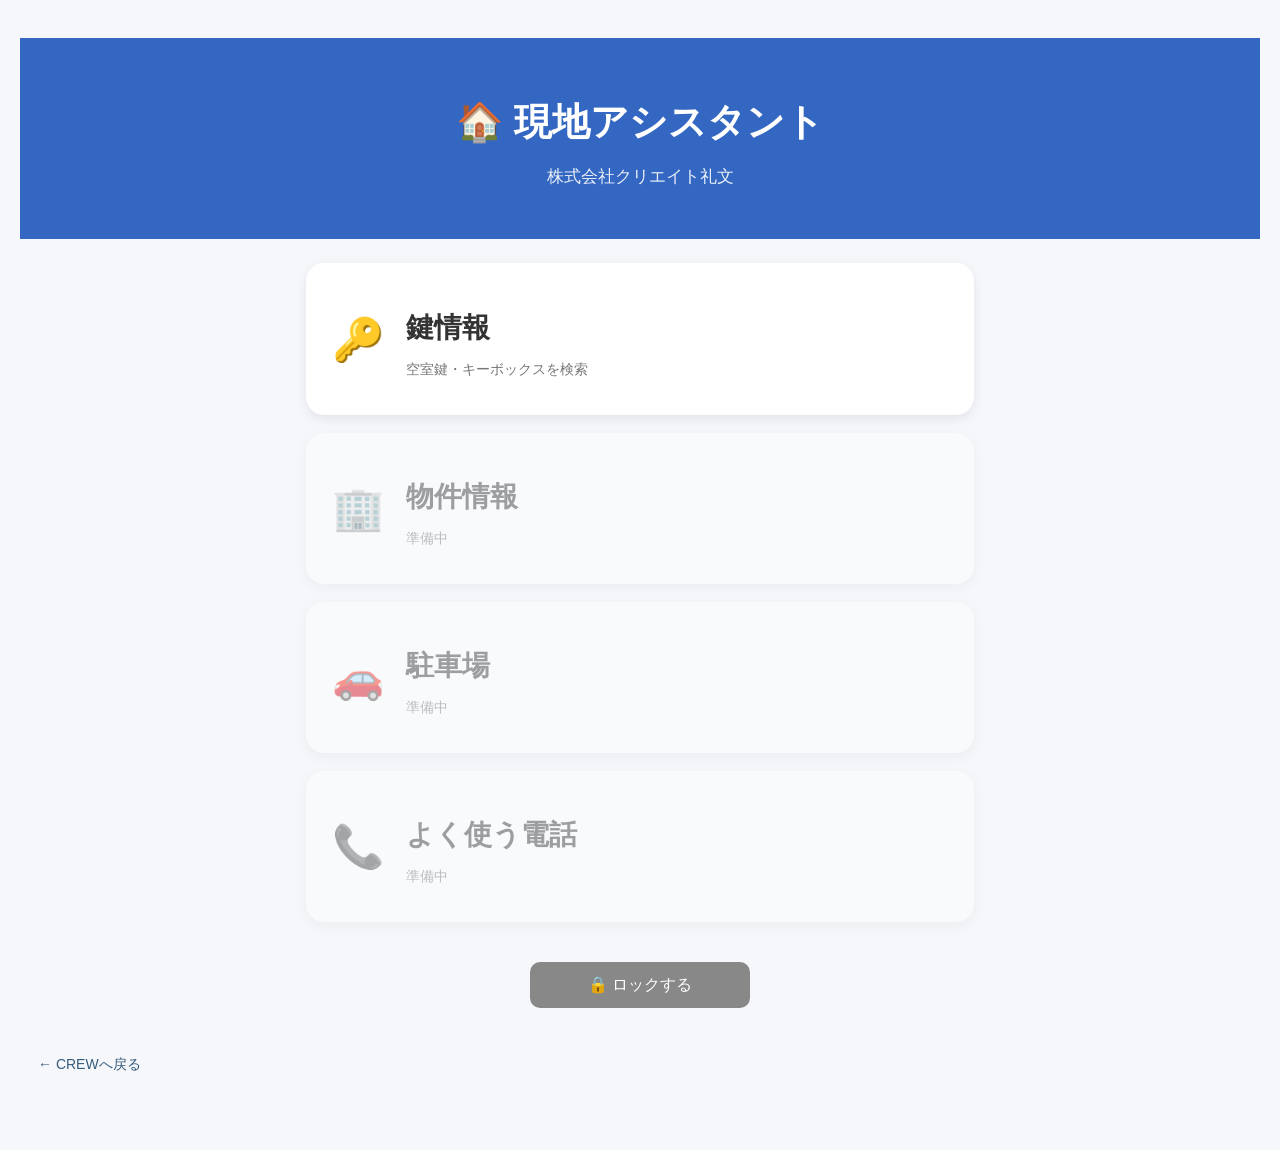
<file: mobile/index.html>
<!DOCTYPE html>
<html lang="ja">

<head>

    <meta charset="UTF-8">
    <meta name="viewport" content="width=device-width, initial-scale=1.0">

    <title>現地アシスタント</title>
　　<link rel="stylesheet" href="../css/common.css">
    <link rel="stylesheet" href="css/mobile.css">

</head>

<body>

    <header class="header">

        <h1>🏠 現地アシスタント</h1>
        <p>株式会社クリエイト礼文</p>

    </header>

    <main class="container">

        <!-- 鍵情報 -->

        <a href="key.html" class="menu">

            <div class="icon">🔑</div>

            <div>

                <h2>鍵情報</h2>
                <p>空室鍵・キーボックスを検索</p>

            </div>

        </a>

        <!-- 物件情報 -->

        <div class="menu disabled">

            <div class="icon">🏢</div>

            <div>

                <h2>物件情報</h2>
                <p>準備中</p>

            </div>

        </div>

        <!-- 駐車場 -->

        <div class="menu disabled">

            <div class="icon">🚗</div>

            <div>

                <h2>駐車場</h2>
                <p>準備中</p>

            </div>

        </div>

        <!-- よく使う電話 -->

        <div class="menu disabled">

            <div class="icon">📞</div>

            <div>

                <h2>よく使う電話</h2>
                <p>準備中</p>

            </div>

        </div>
<div class="logoutArea">

    <button id="logoutButton">
        🔒 ロックする
    </button>

</div>
    </main>

    <div class="footerNav">

        <a href="../index.html" class="backButton">
            ← CREWへ戻る
        </a>

    </div>

</body>

</html>
</file>
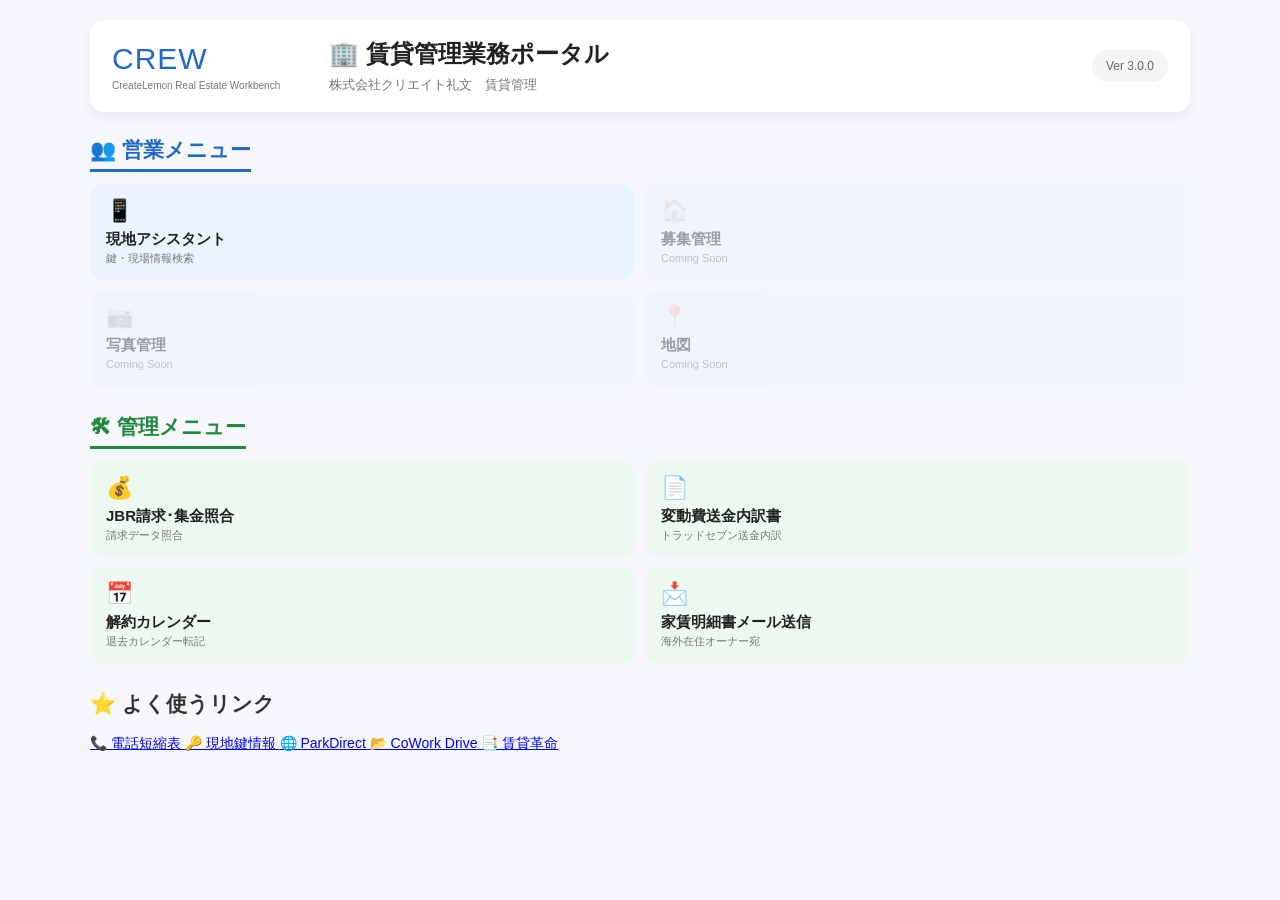
<file: index2.html>
<!DOCTYPE html>
<html lang="ja">

<head>

    <meta charset="UTF-8">
    <meta name="viewport" content="width=device-width, initial-scale=1.0">

    <title>CREW - 賃貸管理業務ポータル</title>

    <link rel="stylesheet" href="css/style.css">

</head>

<body>

    <div class="page">

        <header class="topHeader">

            <div class="crewArea">

                <div class="crewLogo">
                    CREW
                </div>

                <div class="crewSub">
                    CreateLemon Real Estate Workbench
                </div>

            </div>

            <div class="titleArea">

                <h1>🏢 賃貸管理業務ポータル</h1>

                <p>
                    株式会社クリエイト礼文　賃貸管理
                </p>

            </div>

            <div class="version">
                Ver 3.0.0
            </div>

        </header>



        <!-- 営業 -->

        <section class="menuSection">

            <h2 class="salesTitle">
                👥 営業メニュー
            </h2>

            <div class="cardGrid">

                <button class="salesCard" onclick="location.href='mobile/index.html'">

                    <div class="icon">📱</div>

                    <div class="cardTitle">
                        現地アシスタント
                    </div>

                    <div class="cardSub">
                        鍵・現場情報検索
                    </div>

                </button>


                <button class="salesCard" disabled>

                    <div class="icon">🏠</div>

                    <div class="cardTitle">
                        募集管理
                    </div>

                    <div class="cardSub">
                        Coming Soon
                    </div>

                </button>


                <button class="salesCard" disabled>

                    <div class="icon">📷</div>

                    <div class="cardTitle">
                        写真管理
                    </div>

                    <div class="cardSub">
                        Coming Soon
                    </div>

                </button>


                <button class="salesCard" disabled>

                    <div class="icon">📍</div>

                    <div class="cardTitle">
                        地図
                    </div>

                    <div class="cardSub">
                        Coming Soon
                    </div>

                </button>

            </div>

        </section>



        <!-- 管理 -->

        <section class="menuSection">

            <h2 class="manageTitle">

                🛠 管理メニュー

            </h2>

            <div class="cardGrid">

                <button class="manageCard" onclick="location.href='pages/jbr.html'">

                    <div class="icon">💰</div>

                    <div class="cardTitle">
                        JBR請求･集金照合
                    </div>

                    <div class="cardSub">
                        請求データ照合
                    </div>

                </button>


                <button class="manageCard" onclick="location.href='pages/csv.html'">

                    <div class="icon">📄</div>

                    <div class="cardTitle">
                        変動費送金内訳書
                    </div>

                    <div class="cardSub">
                        トラッドセブン送金内訳
                    </div>

                </button>


                <button class="manageCard"
                    onclick="window.open('https://docs.google.com/spreadsheets/d/1y6k8yBIT2CAyS-FDNW5KqVPugXufCrGcAx67yOpygtk/edit?gid=0#gid=0','_blank')">

                    <div class="icon">📅</div>

                    <div class="cardTitle">
                        解約カレンダー
                    </div>

                    <div class="cardSub">
                        退去カレンダー転記
                    </div>

                </button>


                <button class="manageCard"
                    onclick="location.href='pages/mail.html'">
                    <div class="icon">📩</div>

                    <div class="cardTitle">
                        家賃明細書メール送信
                    </div>

                    <div class="cardSub">
                        海外在住オーナー宛
                    </div>

                </button>

            </div>

        </section>



        <!-- リンク -->

        <section class="linkSection">

            <h2>
                ⭐ よく使うリンク
            </h2>
<div class="linkGrid">

    <a href="pages/phone.html">
        📞 電話短縮表
    </a>

    <a href="mobile/key.html">
        🔑 現地鍵情報
    </a>

    <a href="#">
        🌐 ParkDirect
    </a>

    <a href="#">
        📂 CoWork Drive
    </a>

    <a href="#">
        📑 賃貸革命
    </a>

</div>

        </section>

    </div>

</body>

</html>
</file>
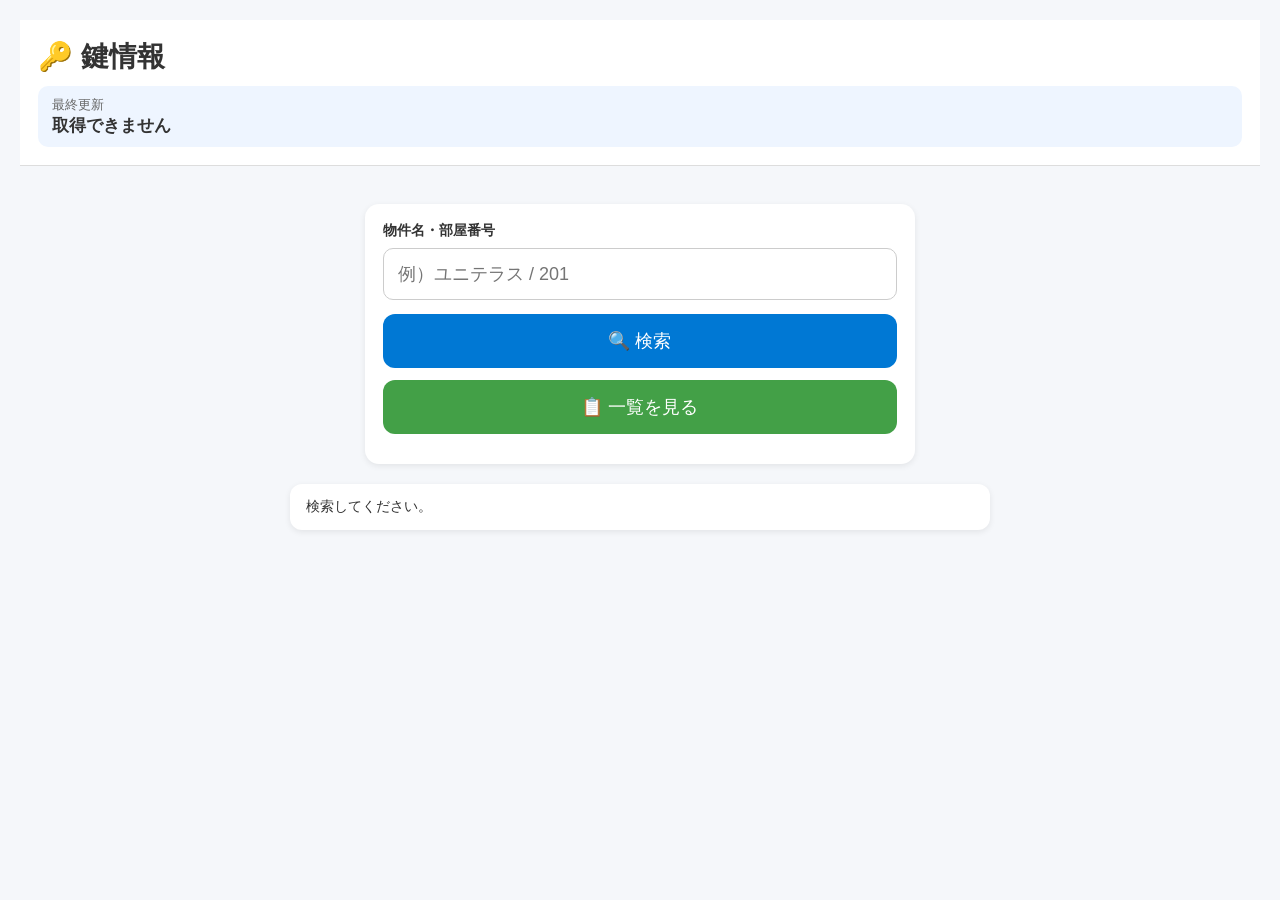
<file: mobile/key.html>
<!DOCTYPE html>
<html lang="ja">

<head>
    <meta charset="UTF-8">
    <meta name="viewport" content="width=device-width, initial-scale=1.0">
    <title>キーボックス情報</title>

    <link rel="stylesheet" href="../css/common.css">
    <link rel="stylesheet" href="css/key.css">

<link rel="apple-touch-icon" href="icons/icon-512.png">

<link rel="icon" type="image/png" sizes="512x512" href="icons/icon-512.png">

<link rel="manifest" href="manifest.json">

<meta name="apple-mobile-web-app-title" content="鍵情報">

</head>

<body>

    <header class="pageHeader">



        <h1>🔑 鍵情報</h1>

        <div class="updateArea">

            <span class="updateLabel">
                最終更新
            </span>

            <span id="updateDate">
                読み込み中...
            </span>

        </div>

    </header>

    <main class="pageBody">

        <section class="searchArea">

            <label for="searchBox">
                物件名・部屋番号
            </label>

            <input type="text" id="searchBox" placeholder="例）ユニテラス / 201">

            <button id="searchButton">
                🔍 検索
            </button>

            <button id="listButton" class="subButton">
                📋 一覧を見る
            </button>

        </section>

        <section id="resultArea" class="resultArea">

                       <div class="resultCard">

                検索してください。
            </div>

        </section>

    </main>

    <script src="js/mobile.js"></script>

    <div class="footerNav">



    </div>
</body>

</html>
</file>
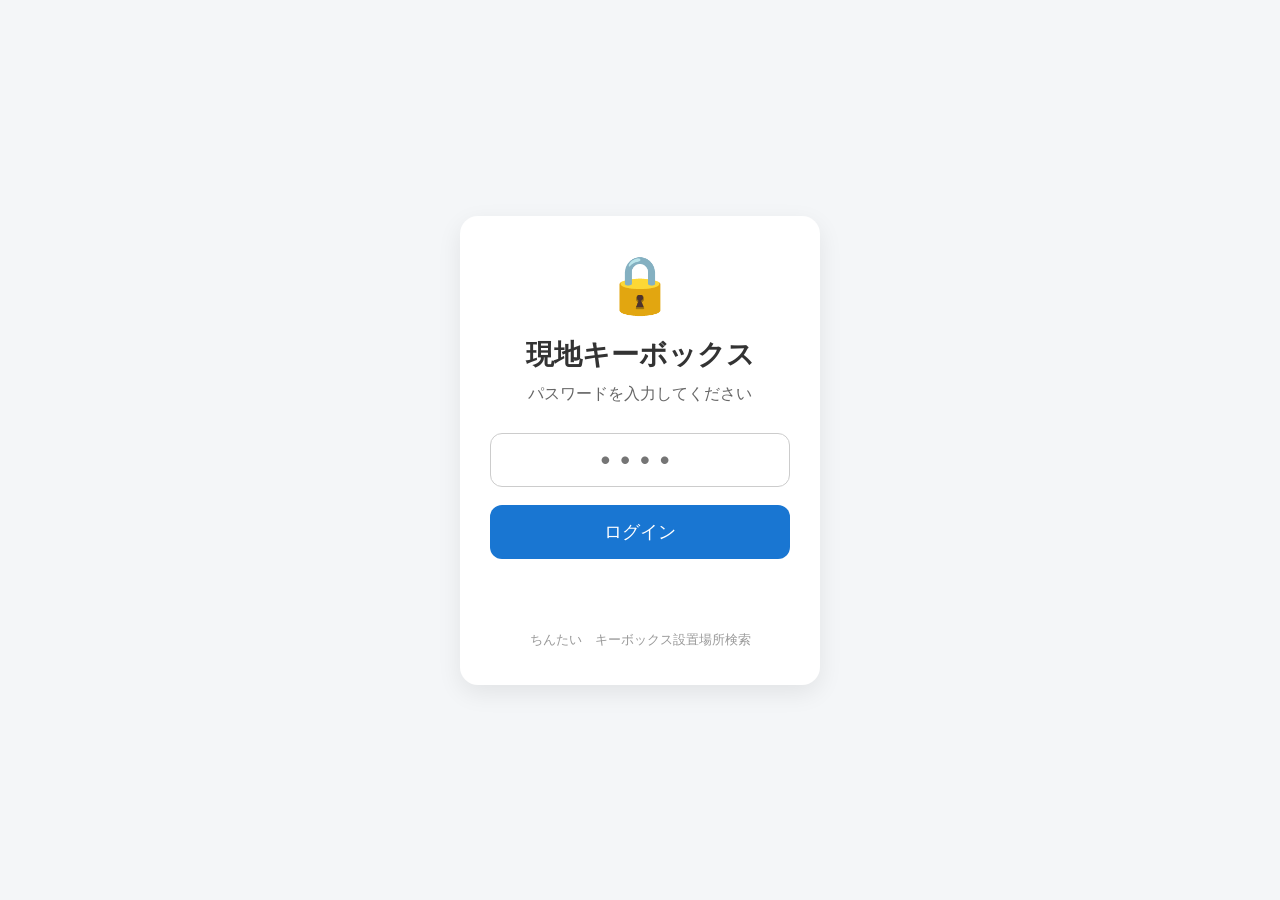
<file: mobile/login.html>
<!DOCTYPE html>
<html lang="ja">

<head>

    <meta charset="UTF-8">
    <meta name="viewport" content="width=device-width, initial-scale=1.0">

    <title>ログイン | 現地キーボックス</title>

    <link rel="stylesheet" href="css/login.css">




<link rel="apple-touch-icon" href="icons/icon-512.png">

<link rel="icon" type="image/png" sizes="512x512" href="icons/icon-512.png">

<link rel="manifest" href="manifest.json">

<meta name="apple-mobile-web-app-title" content="鍵情報">

</head>

<body>

    <div class="loginBox">

        <div class="lockIcon">
            🔒
        </div>

        <h1>現地キーボックス</h1>

        <p class="message">

            パスワードを入力してください

        </p>

        <input
            type="password"
            id="password"
            maxlength="4"
            inputmode="numeric"
            placeholder="••••"
            autocomplete="off">

        <button id="loginButton">

            ログイン

        </button>

        <div id="errorMessage"></div>

        <div class="footer">

            ちんたい　キーボックス設置場所検索

        </div>

    </div>

    <script src="js/login.js"></script>

</body>

</html>
</file>
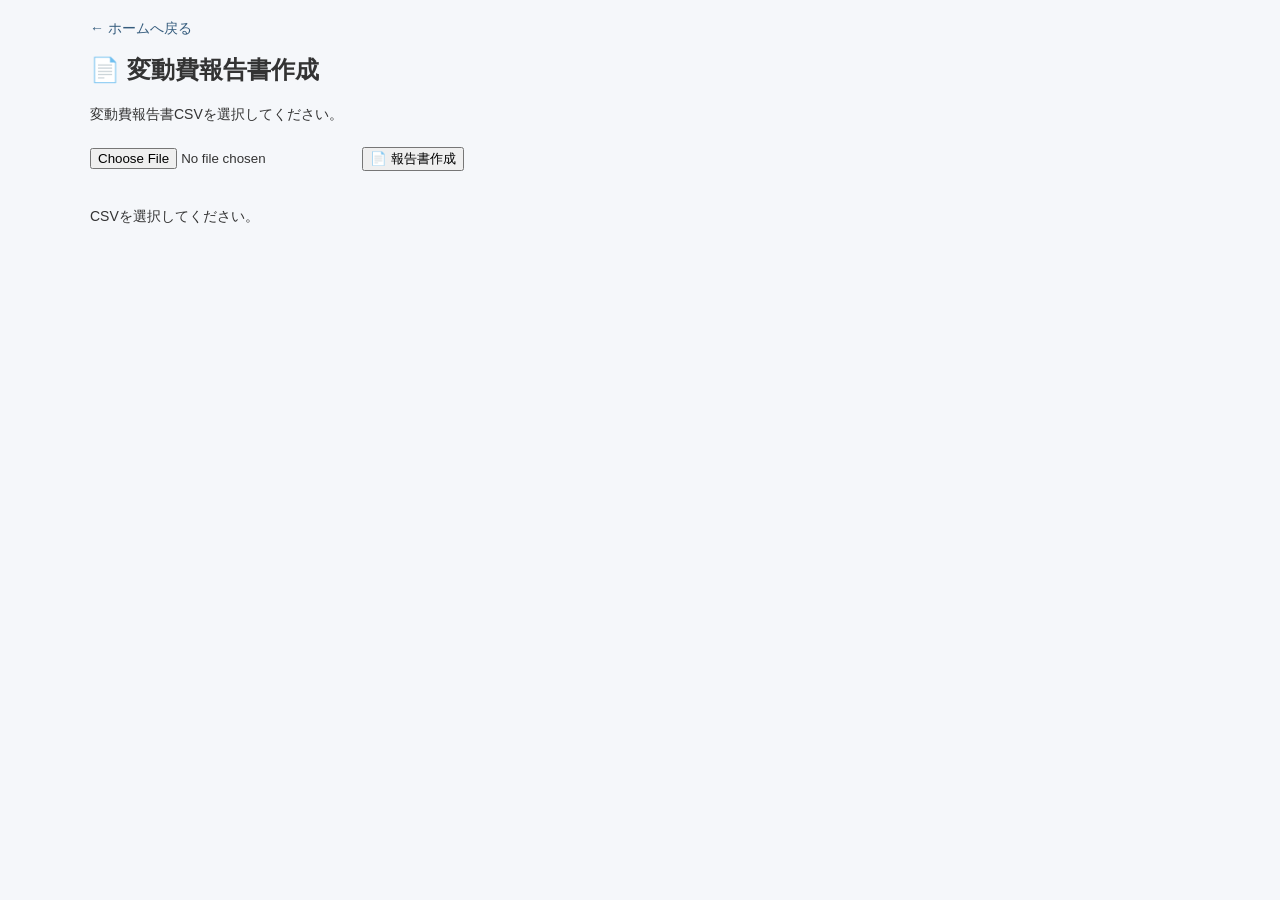
<file: pages/csv.html>
<!DOCTYPE html>
<html lang="ja">

<head>

<meta charset="UTF-8">
<title>変動費報告書作成 | CREW</title>

<link rel="stylesheet" href="../css/common.css">
<link rel="stylesheet" href="../css/csv.css">

</head>


<body>

<div class="pageContainer">


    <a href="../index.html" class="backButton">
        ← ホームへ戻る
    </a>


    <div class="pageHeader">

        <h1>📄 変動費報告書作成</h1>

    </div>


    <div class="card">


        <p>
            変動費報告書CSVを選択してください。
        </p>


        <input
            class="fileInput"
            type="file"
            id="csvFile"
            accept=".csv">


        <button
            class="btn btnPrimary"
            id="convertButton">

            📄 報告書作成

        </button>


    </div>


    <div class="card statusBox" id="status">

        CSVを選択してください。

    </div>


</div>


<script src="../js/xlsx.full.min.js"></script>
<script src="../js/csv.js"></script>


</body>

</html>
</file>
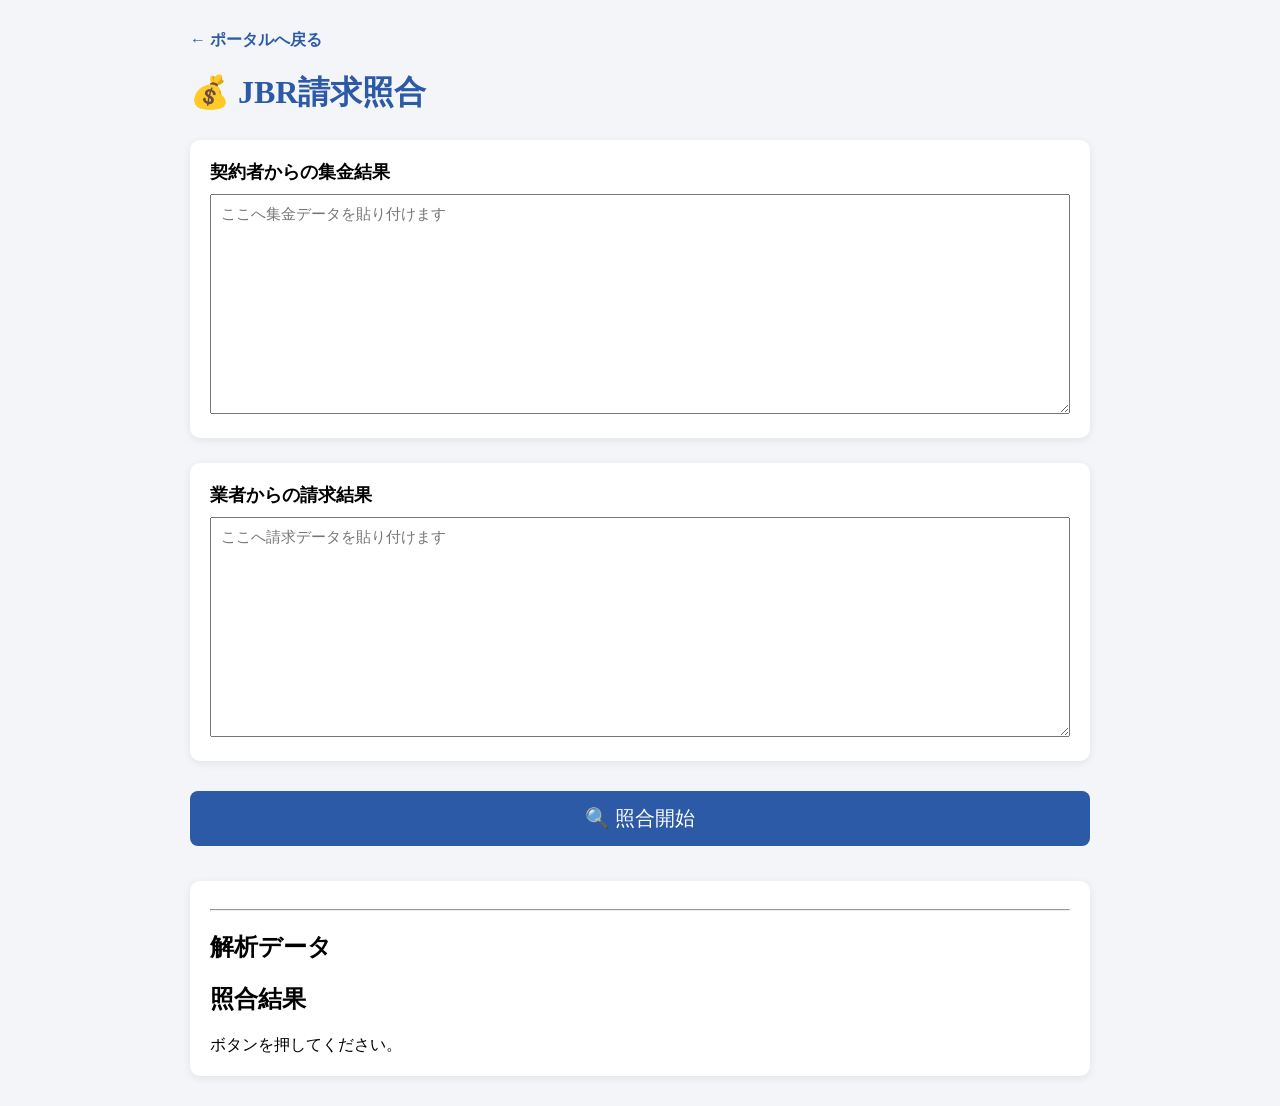
<file: pages/jbr.html>
<!DOCTYPE html>
<html lang="ja">

<head>
    <meta charset="UTF-8">
    <title>JBR照合</title>

    <link rel="stylesheet" href="../css/jbr.css">
</head>

<body>

    <div class="container">

        <a href="../index.html" class="backButton">
            ← ポータルへ戻る
        </a>

        <h1>💰 JBR請求照合</h1>

        <div class="card">

            <label>契約者からの集金結果</label>

            <textarea id="dataA" placeholder="ここへ集金データを貼り付けます"></textarea>

        </div>

        <div class="card">

            <label>業者からの請求結果</label>

            <textarea id="dataB" placeholder="ここへ請求データを貼り付けます"></textarea>

        </div>

        <button id="startButton">

            🔍 照合開始

        </button>

        <div class="result">
            <hr>

            <h2>解析データ</h2>

            <div id="parsedArea"></div>

            <h2>照合結果</h2>

            <div id="resultArea">

                ボタンを押してください。

            </div>

        </div>

    </div>

    <script src="../js/jbr.js"></script>

</body>

</html>
</file>
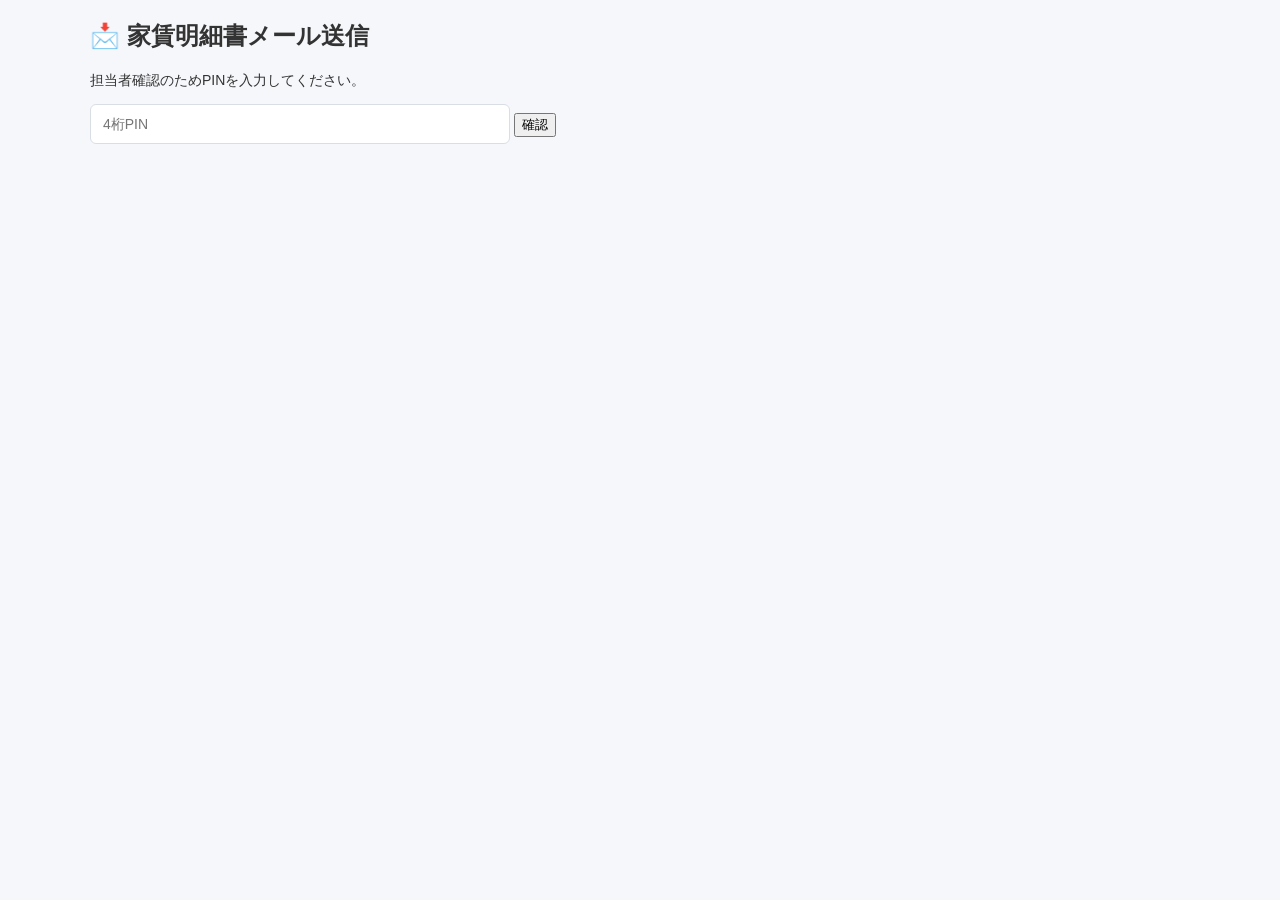
<file: pages/mail.html>
<!DOCTYPE html>
<html lang="ja">

<head>

<meta charset="UTF-8">
<title>明細書メール送信 | CREW</title>

<link rel="stylesheet" href="../css/common.css">

</head>

<body>

<div class="pageContainer">

    <div class="pageHeader">
        <h1>📩 家賃明細書メール送信</h1>
    </div>


    <div class="card">

        <p>
            担当者確認のためPINを入力してください。
        </p>

        <input
            id="pin"
            class="input"
            type="password"
            maxlength="4"
            placeholder="4桁PIN">


        <button
            class="btn btnPrimary"
            onclick="checkPin()">
            確認
        </button>


        <p id="message"></p>

    </div>

</div>


<script src="../js/mail.js"></script>

</body>

</html>
</file>
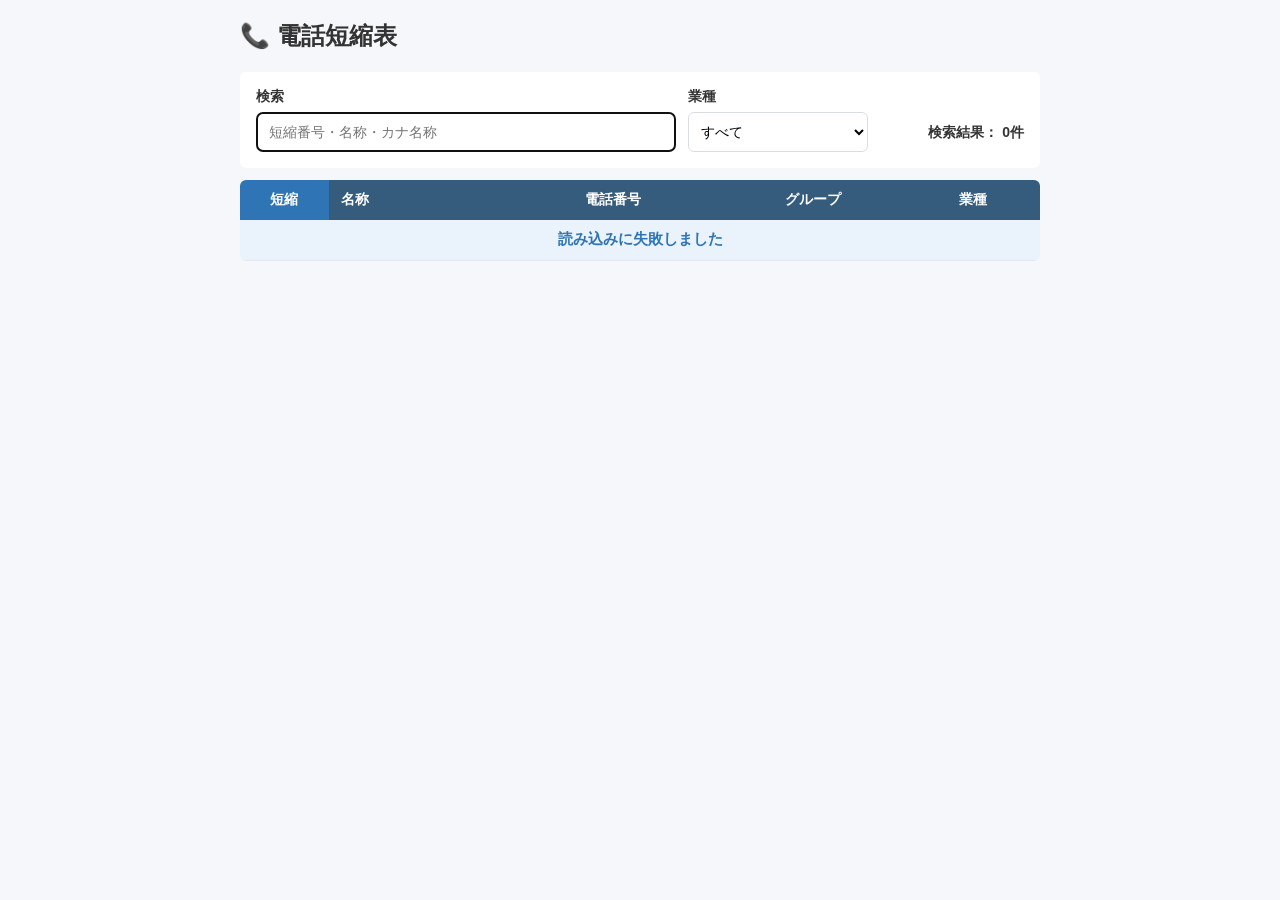
<file: pages/phone.html>
<!DOCTYPE html>
<html lang="ja">

<head>

<meta charset="UTF-8">
<title>電話短縮表 | CREW</title>

<link rel="stylesheet" href="../css/common.css">
<link rel="stylesheet" href="../css/phone.css">

</head>

<body>

<div class="pageContainer">

   

    <div class="pageHeader">
        <h1>📞 電話短縮表</h1>
    </div>


    <div class="toolbar">

        <div class="searchItem">

            <label>検索</label>

            <input
                class="input"
                type="text"
                id="keyword"
                placeholder="短縮番号・名称・カナ名称">

        </div>


        <div class="searchItem">

            <label>業種</label>

            <select class="select" id="type">

                <option value="">すべて</option>
                <option>関係業者</option>
                <option>オーナー</option>
                <option>不動産業者</option>

            </select>

        </div>


        <div class="resultCount">

            検索結果：
            <span id="count">0</span>件

        </div>


    </div>


    <div class="tableContainer">

        <table id="phoneTable" class="dataTable">

            <thead>

                <tr>
                    <th>短縮</th>
                    <th>名称</th>
                    <th>電話番号</th>
                    <th>グループ</th>
                    <th>業種</th>
                </tr>

            </thead>


            <tbody>

            </tbody>


        </table>

    </div>


</div>


<script src="../js/phone.js"></script>

</body>

</html>
</file>
<file: css/common.css>
/* CREW 共通UI */

* {
    box-sizing: border-box;
}

body {
    margin: 0;
    padding: 20px;
    background: #F5F7FA;
    color: #333;
    font-family:
        "Segoe UI",
        "Meiryo",
        sans-serif;
    font-size: 14px;
}


/* ページ全体 */

.pageContainer {

    width: 1100px;
    max-width: 95vw;
    margin: 0 auto;

}


/* 戻るボタン */

.backButton {

    display: inline-block;
    margin-bottom: 16px;

    color: #355C7D;
    text-decoration: none;

}


/* ページタイトル */

.pageHeader {

    margin-bottom: 20px;

}


.pageHeader h1 {

    margin: 0;

    font-size: 24px;
    font-weight: bold;

}


/* 検索エリア */

.toolbar {

    display: flex;
    align-items: flex-end;
    gap: 12px;

    background: #fff;

    padding: 16px;

    border-radius: 6px;

    margin-bottom: 12px;

}


.searchItem {

    display: flex;
    flex-direction: column;
    gap: 6px;

}


.searchItem label {

    font-weight: bold;

}


/* 入力 */

.input {

    width: 420px;
    height: 40px;

    padding: 0 12px;

    border: 1px solid #D9DEE5;
    border-radius: 6px;

    font-size: 14px;

}


.select {

    width: 180px;
    height: 40px;

    padding: 0 8px;

    border: 1px solid #D9DEE5;
    border-radius: 6px;

    background: #fff;

    font-size: 14px;

}


/* 件数 */

.resultCount {

    margin-left: auto;

    padding-bottom: 10px;

    white-space: nowrap;

    font-weight: bold;

}


/* テーブル */

.tableContainer {

    background: #fff;

    border-radius: 6px;

    overflow: auto;

}


.dataTable {

    width: 100%;

    border-collapse: collapse;

    font-size: 14px;

}


.dataTable th {

    position: sticky;
    top: 0;

    background: #355C7D;

    color: #fff;

    height: 40px;

    text-align: left;

    padding: 0 12px;

}


.dataTable td {

    height: 40px;

    padding: 0 12px;

    border-bottom: 1px solid #E5E8EC;

}


.dataTable tbody tr:nth-child(even) {

    background: #F8FAFC;

}


.dataTable tbody tr:hover {

    background: #EEF5FB;

}
</file>
<file: mobile/css/mobile.css>
/* ========= トップページ ========= */

.header{

    background:#3367c2;
    color:#fff;
    text-align:center;
    padding:34px 20px;

}

.header h1{

    font-size:38px;
    margin-bottom:10px;

}

.header p{

    opacity:.9;
    font-size:17px;

}

.container{

    max-width:700px;
    margin:24px auto;
    padding:0 16px;

}

.menu{

    display:flex;
    align-items:center;
    gap:18px;

    background:#fff;

    text-decoration:none;
    color:#333;

    border-radius:18px;

    padding:22px;

    margin-bottom:18px;

    box-shadow:0 4px 12px rgba(0,0,0,.08);

    transition:.2s;

}

.menu:hover{

    transform:translateY(-2px);

}

.icon{

    font-size:42px;
    width:60px;
    text-align:center;

}

.menu h2{

    font-size:28px;
    margin-bottom:6px;

}

.menu p{

    color:#777;

}

.disabled{

    opacity:.45;
    pointer-events:none;

}
.footerNav{

    padding:24px 18px 40px;

}
.logoutArea{

    margin-top:40px;
    text-align:center;

}

#logoutButton{

    width:220px;
    height:46px;

    background:#888;

    color:#fff;

    border:none;
    border-radius:10px;

    font-size:16px;

}

#logoutButton:hover{

    background:#666;

}
</file>
<file: css/style.css>
/* =========================================
   CREW TOP PAGE
========================================= */

* {
    box-sizing: border-box;
}


/* =========================================
   全体
========================================= */

body {
    margin: 0;
    padding: 20px;

    background: #F5F7FA;
    color: #333;

    font-family:
        "Segoe UI",
        "Meiryo",
        sans-serif;

    font-size: 14px;
}


/* =========================================
   ページ
========================================= */

.page {
    width: 1100px;
    max-width: 95vw;

    margin: 0 auto;
}


/* =========================================
   ヘッダー
========================================= */

.topHeader {
    display: flex;
    align-items: center;

    min-height: 92px;

    background: #fff;

    padding: 18px 22px;

    border-radius: 14px;

    box-shadow:
        0 4px 12px rgba(0, 0, 0, 0.06);

    margin-bottom: 24px;
}


/* CREW */

.crewArea {
    width: 205px;

    flex-shrink: 0;
}


.crewLogo {
    color: #2468C7;

    font-size: 30px;
    font-weight: 500;

    letter-spacing: 1px;
}


.crewSub {
    margin-top: 4px;

    color: #777;

    font-size: 10px;
}


/* タイトル */

.titleArea {
    flex: 1;

    padding-left: 12px;
}


.titleArea h1 {
    margin: 0;

    font-size: 24px;
    font-weight: 700;

    color: #222;
}


.titleArea p {
    margin: 6px 0 0;

    color: #777;

    font-size: 13px;
}


/* バージョン */

.version {
    flex-shrink: 0;

    padding: 9px 14px;

    background: #F5F5F5;

    border-radius: 20px;

    color: #666;

    font-size: 12px;
}


/* =========================================
   メインレイアウト
========================================= */

.mainLayout {
    display: grid;

    grid-template-columns:
        minmax(0, 2fr)
        minmax(270px, 1fr);

    gap: 20px;

    align-items: start;
}


/* 左側 */

.mainColumn {
    min-width: 0;
}


/* =========================================
   メニューセクション
========================================= */

.menuSection {
    margin-bottom: 26px;
}


.menuSection h2,
.quickLinks h2 {
    margin: 0 0 12px;

    font-size: 21px;
    font-weight: 700;
}


/* 管理タイトル */

.manageTitle {
    color: #20883E;

    display: inline-block;

    padding-bottom: 5px;

    border-bottom: 3px solid #20883E;
}


/* 営業タイトル */

.salesTitle {
    color: #2468C7;

    display: inline-block;

    padding-bottom: 5px;

    border-bottom: 3px solid #2468C7;
}


/* =========================================
   カードグリッド
========================================= */

.cardGrid {
    display: grid;

    grid-template-columns:
        repeat(2, minmax(0, 1fr));

    gap: 10px;
}


/* =========================================
   管理カード
========================================= */

.manageCard,
.salesCard {
    width: 100%;

    min-height: 96px;

    border: none;

    border-radius: 14px;

    padding: 14px 16px;

    text-align: left;

    cursor: pointer;

    font-family: inherit;

    transition:
        transform 0.15s ease,
        box-shadow 0.15s ease;
}


/* 管理 */

.manageCard {
    background: #EDF9F0;
}


/* 営業 */

.salesCard {
    background: #EAF4FF;
}


/* ホバー */

.manageCard:not(:disabled):hover,
.salesCard:not(:disabled):hover {
    transform: translateY(-2px);

    box-shadow:
        0 5px 12px rgba(0, 0, 0, 0.10);
}


/* 無効 */

.manageCard:disabled,
.salesCard:disabled {
    opacity: 0.42;

    cursor: default;
}


/* =========================================
   カード内部
========================================= */

.icon {
    font-size: 22px;

    margin-bottom: 4px;
}


.cardTitle {
    color: #222;

    font-size: 15px;
    font-weight: 700;

    line-height: 1.4;
}


.cardSub {
    margin-top: 2px;

    color: #777;

    font-size: 11px;

    line-height: 1.4;
}


/* =========================================
   よく使うリンク
========================================= */

.quickLinks {
    background: #fff;

    border-radius: 14px;

    padding: 18px;

    box-shadow:
        0 4px 12px rgba(0, 0, 0, 0.06);

    position: sticky;

    top: 20px;
}


.quickLinks h2 {
    color: #333;

    padding-bottom: 9px;

    border-bottom: 2px solid #E6E6E6;
}


/* =========================================
   リンク一覧
========================================= */

.quickLinkList {
    display: flex;

    flex-direction: column;

    gap: 6px;
}


/* =========================================
   個別リンク
========================================= */

.quickLink {
    display: flex;

    align-items: center;

    min-height: 42px;

    padding: 7px 9px;

    border-radius: 8px;

    text-decoration: none;

    color: #355C7D;

    background: #F8FAFC;

    transition:
        background 0.15s ease,
        transform 0.15s ease;
}


.quickLink:hover {
    background: #EEF5FB;

    transform: translateX(2px);
}


/* アイコン */

.quickIcon {
    width: 28px;

    flex-shrink: 0;

    font-size: 17px;

    text-align: center;
}


/* 文字 */

.quickText {
    font-size: 13px;

    line-height: 1.3;
}


/* =========================================
   スクロールバー対策
========================================= */

.quickLinkList {
    max-height: calc(100vh - 190px);

    overflow-y: auto;
}


/* =========================================
   タブレット・小さめ画面
========================================= */

@media (max-width: 850px) {

    .mainLayout {
        grid-template-columns: 1fr;
    }


    .quickLinks {
        position: static;
    }


    .quickLinkList {
        max-height: none;

        display: grid;

        grid-template-columns:
            repeat(2, minmax(0, 1fr));
    }

}


/* =========================================
   スマートフォン
========================================= */

@media (max-width: 600px) {

    body {
        padding: 10px;
    }


    .page {
        max-width: 100%;
    }


    .topHeader {
        flex-wrap: wrap;

        gap: 10px;

        padding: 16px;
    }


    .crewArea {
        width: auto;
    }


    .titleArea {
        width: 100%;

        order: 3;

        padding-left: 0;
    }


    .titleArea h1 {
        font-size: 19px;
    }


    .version {
        margin-left: auto;
    }


    .cardGrid {
        grid-template-columns: 1fr;
    }


    .quickLinkList {
        grid-template-columns: 1fr;
    }

}
/* =========================================
   TOPページ 左右2カラム 強制設定
========================================= */

.mainLayout {
    display: grid !important;
    grid-template-columns: minmax(0, 2fr) minmax(270px, 1fr) !important;
    gap: 20px !important;
    align-items: start !important;
}

.mainColumn {
    min-width: 0;
}

.quickLinks {
    display: block !important;
    width: 100%;
    background: #fff;
    border-radius: 14px;
    padding: 18px;
    box-shadow: 0 4px 12px rgba(0, 0, 0, 0.06);
}

.quickLinkList {
    display: flex !important;
    flex-direction: column !important;
    gap: 6px;
}

.quickLink {
    display: flex !important;
    align-items: center;
    width: 100%;
    min-height: 42px;
}
/* 右下固定ボタン用のスタイル（<style> タグの中に貼り付け） */
.ai-float-container {
  position: fixed;
  bottom: 24px;
  right: 24px;
  display: flex;
  flex-direction: column;
  gap: 12px;
  z-index: 9999; /* 最前面に表示 */
}

.ai-btn {
  width: 48px;
  height: 48px;
  border-radius: 50%;
  background: #ffffff;
  box-shadow: 0 4px 12px rgba(0, 0, 0, 0.15);
  display: flex;
  align-items: center;
  justify-content: center;
  transition: transform 0.2s, box-shadow 0.2s;
}

.ai-btn:hover {
  transform: translateY(-3px);
  box-shadow: 0 6px 16px rgba(0, 0, 0, 0.2);
}

.ai-btn img {
  width: 26px;
  height: 26px;
  object-fit: contain;
}
/* =========================
   管理メニュー：3列×2段
========================= */

.mainColumn .cardGrid {
    display: grid;
    grid-template-columns: repeat(3, minmax(0, 1fr));
    gap: 12px;
}

.mainColumn .manageCard {
    width: 100%;
    min-width: 0;
    box-sizing: border-box;
    padding: 18px 10px;
}

.mainColumn .manageCard .cardTitle {
    font-size: 15px;
    white-space: nowrap;
}

.mainColumn .manageCard .cardSub {
    font-size: 12px;
    white-space: nowrap;
}
</file>
<file: mobile/css/key.css>
.pageHeader{

    background:#ffffff;
    padding:18px;
    border-bottom:1px solid #ddd;
    position:sticky;
    top:0;
    z-index:100;

}

.backButton{

    text-decoration:none;
    color:#0078d4;
    font-size:14px;
    display:inline-block;
    margin-bottom:12px;

}

.pageHeader h1{

    font-size:28px;
    margin-bottom:10px;

}

.updateArea{

    background:#eef5ff;
    border-radius:10px;
    padding:10px 14px;

}

.updateLabel{

    font-size:13px;
    color:#666;
    display:block;

}

#updateDate{

    font-size:17px;
    font-weight:bold;

}

.pageBody{

    padding:18px;

}

.searchArea{

    background:#fff;
    border-radius:14px;
    padding:18px;
    margin-bottom:20px;
    box-shadow:0 2px 6px rgba(0,0,0,.08);

    max-width:550px;
    margin-left:auto;
    margin-right:auto;

}

.searchArea label{

    display:block;
    font-weight:bold;
    margin-bottom:8px;

}

#searchBox{

    width:100%;
    height:52px;
    border:1px solid #ccc;
    border-radius:10px;
    padding:0 14px;
    font-size:18px;
    margin-bottom:14px;

}

button{

    width:100%;
    height:54px;
    border:none;
    border-radius:12px;
    font-size:18px;
    margin-bottom:12px;
    transition:.2s;

}

button:hover{

    opacity:.92;

}

#searchButton{

    background:#0078d4;
    color:#fff;

}

.subButton{

    background:#43a047;
    color:#fff;

}

/* ---------- 検索結果 ---------- */

.resultArea{

    display:flex;
    flex-direction:column;
    gap:10px;


    max-width:700px;
    margin:0 auto;

}

.resultCard{

    background:#fff;
    border-radius:12px;
    padding:14px 16px;
    box-shadow:0 2px 6px rgba(0,0,0,.08);

}

.resultTitle{

    font-size:19px;
    font-weight:bold;
    color:#1565c0;

}

.resultLocation{

    margin-top:10px;
    color:#333;
    font-size:15px;

}

.resultNote{

    margin-top:6px;
    color:#333;
    font-size:15px;

}

.resultPin{

    margin-top:4px;
    color:#d84315;
    font-weight:bold;
    font-size:14px;

}

.loading{

    text-align:center;
    color:#666;
    padding:30px;
}

@media(max-width:600px){

    .pageHeader h1{

        font-size:24px;

    }

    .resultTitle{

        font-size:18px;

    }

}
.footerNav{

    padding:24px 18px 40px;

}

/* ------------------------------
   アコーディオン
------------------------------ */

.accordionCard{

    background:#fff;
    border-radius:14px;
    margin-bottom:12px;
    box-shadow:0 2px 6px rgba(0,0,0,.08);
    overflow:hidden;

}

.accordionHeader{

    padding:16px 18px;
    cursor:pointer;
    font-size:18px;
    font-weight:bold;
    user-select:none;

}

.accordionHeader:hover{

    background:#f7f9fc;

}

.accordionBody{

    max-height:0;
    overflow:hidden;
    transition:max-height .25s ease;
    padding:0 18px;

}

.accordionBody.open{

    max-height:220px;
    padding:0 18px 18px;

}

.accordionBody .resultLocation,
.accordionBody .resultNote,
.accordionBody .resultPin{

    margin-top:14px;
    line-height:1.7;

}

#status{

    display:none;

    text-align:center;

    padding:18px;

    color:#666;

    font-size:15px;

}
</file>
<file: mobile/css/login.css>
*{
    margin:0;
    padding:0;
    box-sizing:border-box;
}

body{

    font-family:"Yu Gothic UI","Yu Gothic",sans-serif;
    background:#f4f6f8;

    display:flex;
    justify-content:center;
    align-items:center;

    min-height:100vh;

    color:#333;

}

.loginBox{

    width:360px;
    max-width:92%;

    background:#fff;

    border-radius:18px;

    padding:36px 30px;

    text-align:center;

    box-shadow:0 8px 24px rgba(0,0,0,.08);

}

.lockIcon{

    font-size:56px;

    margin-bottom:18px;

}

.loginBox h1{

    font-size:28px;

    margin-bottom:10px;

}

.message{

    color:#666;

    margin-bottom:28px;

}

#password{

    width:100%;

    height:54px;

    font-size:28px;

    text-align:center;

    letter-spacing:10px;

    border:1px solid #ccc;

    border-radius:12px;

    margin-bottom:18px;

    outline:none;

}

#password:focus{

    border-color:#1976d2;

    box-shadow:0 0 0 3px rgba(25,118,210,.15);

}

#loginButton{

    width:100%;

    height:54px;

    border:none;

    border-radius:12px;

    background:#1976d2;

    color:#fff;

    font-size:18px;

    cursor:pointer;

    transition:.15s;

}

#loginButton:hover{

    opacity:.92;

}

#errorMessage{

    color:#d32f2f;

    font-size:14px;

    margin-top:18px;

    min-height:20px;

}

.footer{

    margin-top:34px;

    color:#999;

    font-size:13px;

}
</file>
<file: css/csv.css>
/* CSV変換画面 */

.fileInput {

    margin-top:10px;
    margin-right:15px;

}


.statusBox {

    margin-top:16px;

    min-height:60px;

    display:flex;
    align-items:center;

}
</file>
<file: css/jbr.css>
body{

    background:#f3f5f8;

    font-family:"Yu Gothic";

    margin:0;

}

.container{

    width:900px;

    margin:auto;

    padding:30px;

}

.backButton{

    text-decoration:none;

    color:#2d5aa7;

    font-weight:bold;

}

h1{

    margin-top:20px;

    color:#2d5aa7;

}

.card{

    background:white;

    padding:20px;

    margin-top:25px;

    border-radius:10px;

    box-shadow:0 2px 8px rgba(0,0,0,.08);

}

label{

    font-size:18px;

    font-weight:bold;

}

textarea{

    width:100%;

    height:220px;

    margin-top:10px;

    padding:10px;

    box-sizing:border-box;

    font-size:15px;

    resize:vertical;

}

#startButton{

    margin-top:30px;

    width:100%;

    height:55px;

    background:#2d5aa7;

    color:white;

    border:none;

    border-radius:8px;

    font-size:20px;

    cursor:pointer;

}

#startButton:hover{

    background:#1d4787;

}

.result{

    background:white;

    margin-top:35px;

    padding:20px;

    border-radius:10px;

    box-shadow:0 2px 8px rgba(0,0,0,.08);

}
</file>
<file: css/phone.css>
/* 電話帳専用CSS */


/* 表レイアウト */

#phoneTable {
    table-layout: fixed;
}


/* 列幅 */

#phoneTable th:nth-child(1),
#phoneTable td:nth-child(1) {

    width: 80px;
    text-align: center;
    font-weight: bold;

}


#phoneTable th:nth-child(2),
#phoneTable td:nth-child(2) {

    width: 220px;

}

/* 電話番号列 */
#phoneTable th:nth-child(3) {

    width: 180px;
    white-space: nowrap;

    color: #fff;

}

#phoneTable td:nth-child(3) {

    width: 180px;
    white-space: nowrap;

    color: #0066cc;
    font-weight: bold;

}


#phoneTable th:nth-child(4),
#phoneTable td:nth-child(4) {

    width: 120px;
    white-space: nowrap;

}


#phoneTable th:nth-child(5),
#phoneTable td:nth-child(5) {

    width: 120px;
    text-align: center;

}


/* スマホ対応 */

@media (max-width:900px) {

    .toolbar {

        flex-direction: column;
        align-items: stretch;

    }


    .input,
    .select {

        width:100%;

    }


    .resultCount {

        margin-left:0;
        text-align:right;

    }

}
.pageContainer {

    width: 800px;

}
/* 短縮番号を強調 */

#phoneTable th:nth-child(1) {

    background: #2F75B5;

}


#phoneTable td:nth-child(1) {

    background: #EAF3FB;
    color: #2F75B5;
    font-size: 15px;
    font-weight: bold;

}
</file>
